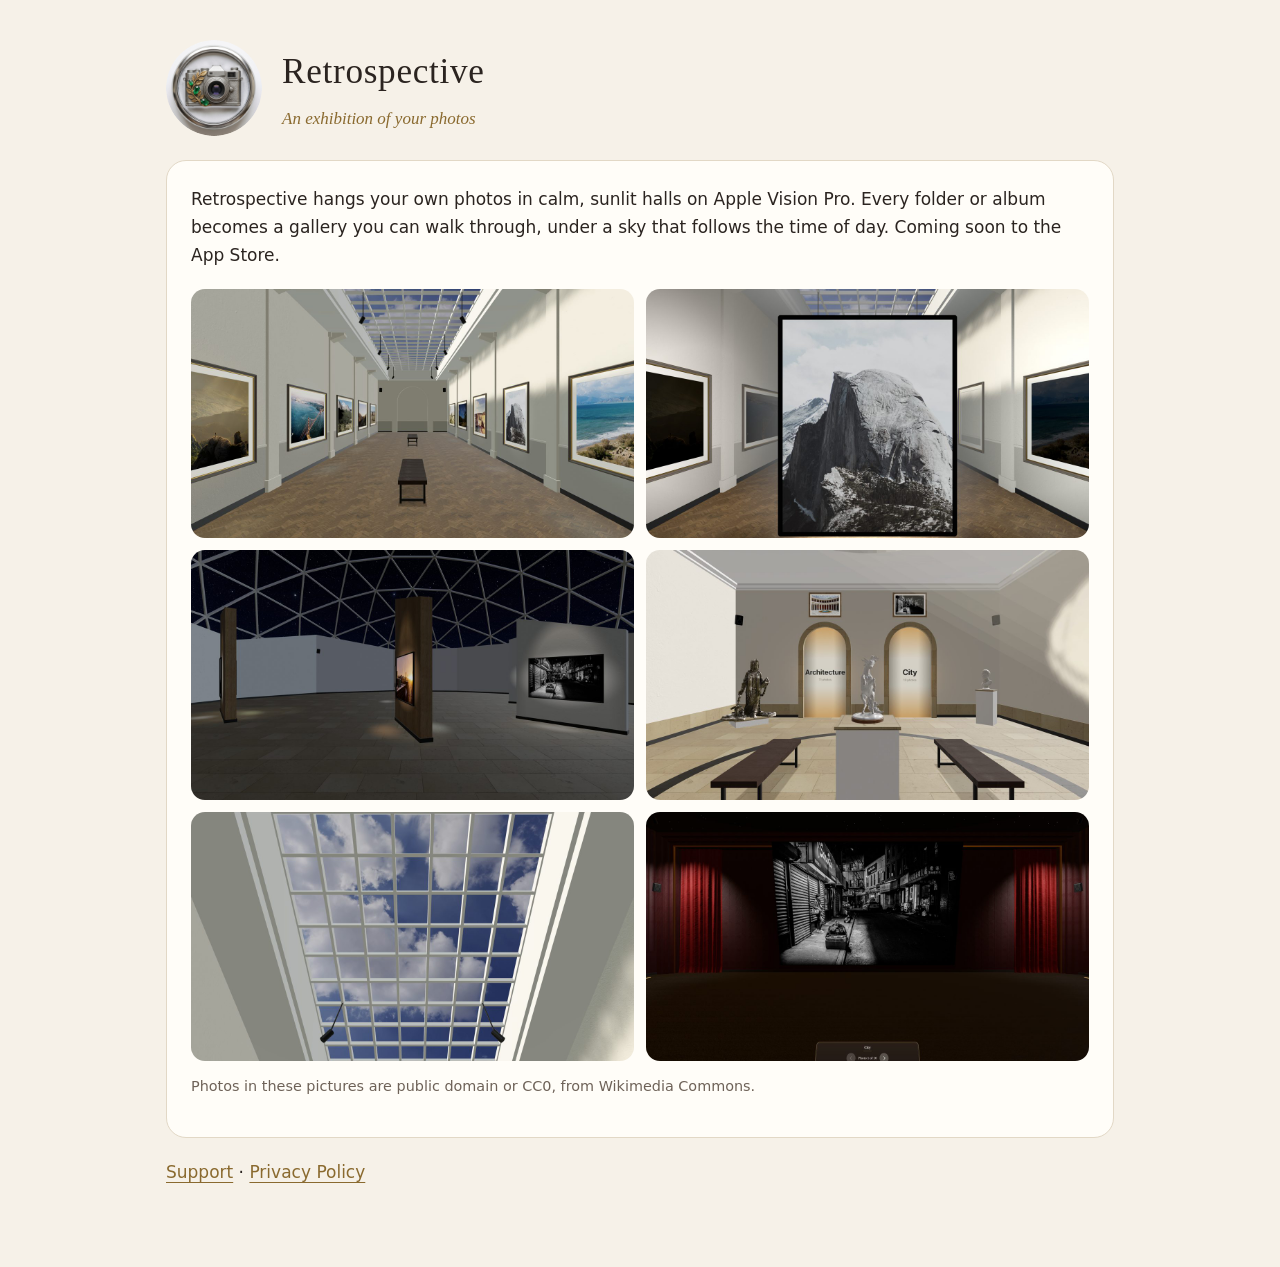
<file: index.html>
<!doctype html>
<html lang="en">
<head>
<meta charset="utf-8">
<meta name="viewport" content="width=device-width, initial-scale=1">
<title>Retrospective</title>
<meta name="description" content="An exhibition of your photos on Apple Vision Pro.">
<link rel="stylesheet" href="style.css">
</head>
<body>
<main class="wide stack">
<div class="hero">
  <img src="img/icon.png" alt="">
  <div>
    <h1>Retrospective</h1>
    <p>An exhibition of your photos</p>
  </div>
</div>

<div class="card">
  <p style="margin-top:0">Retrospective hangs your own photos in calm, sunlit halls on Apple Vision Pro. Every folder or album becomes a gallery you can walk through, under a sky that follows the time of day. Coming soon to the App Store.</p>
  <div class="gallery">
    <img src="img/02-long-gallery.jpg" alt="A long gallery under a glass roof, photos framed on both walls">
    <img src="img/03-held-photo.jpg" alt="A photo taken off the wall and held up close">
    <img src="img/06-pavilion-night.jpg" alt="The Pavilion at night under a geodesic dome">
    <img src="img/01-entrance.jpg" alt="The entrance hall with a lit doorway for each gallery">
    <img src="img/05-domes.jpg" alt="Looking up through the glass roof at drifting clouds">
    <img src="img/08-screening-room.jpg" alt="The Screening Room with velvet curtains and one photo on the screen">
  </div>
  <p class="small">Photos in these pictures are public domain or CC0, from Wikimedia Commons.</p>
</div>

<p><a href="support/">Support</a> · <a href="privacy/">Privacy Policy</a></p>
</main>
</body>
</html>
</file>
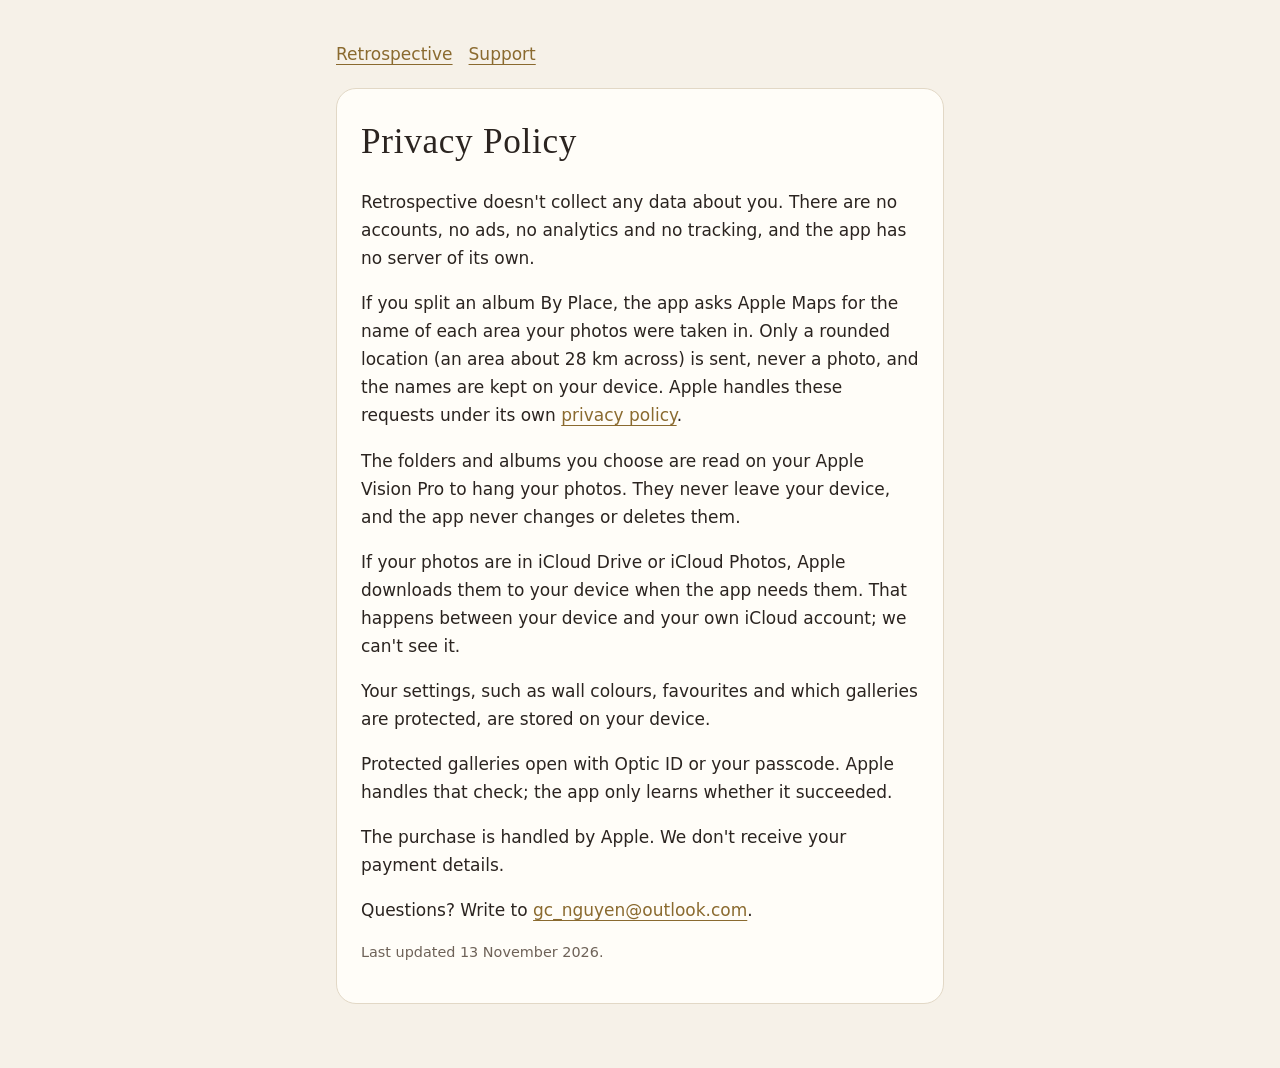
<file: privacy/index.html>
<!doctype html>
<html lang="en">
<head>
<meta charset="utf-8">
<meta name="viewport" content="width=device-width, initial-scale=1">
<title>Privacy Policy · Retrospective</title>
<meta name="description" content="Retrospective doesn't collect any data about you.">
<link rel="stylesheet" href="../style.css">
</head>
<body>
<main>
<nav><a href="../">Retrospective</a><a href="../support/">Support</a></nav>
<div class="card">
<h1>Privacy Policy</h1>
<p>Retrospective doesn't collect any data about you. There are no accounts, no ads, no analytics and no tracking, and the app has no server of its own.</p>
<p>If you split an album By Place, the app asks Apple Maps for the name of each area your photos were taken in. Only a rounded location (an area about 28 km across) is sent, never a photo, and the names are kept on your device. Apple handles these requests under its own <a href="https://www.apple.com/legal/privacy/">privacy policy</a>.</p>
<p>The folders and albums you choose are read on your Apple Vision Pro to hang your photos. They never leave your device, and the app never changes or deletes them.</p>
<p>If your photos are in iCloud Drive or iCloud Photos, Apple downloads them to your device when the app needs them. That happens between your device and your own iCloud account; we can't see it.</p>
<p>Your settings, such as wall colours, favourites and which galleries are protected, are stored on your device.</p>
<p>Protected galleries open with Optic ID or your passcode. Apple handles that check; the app only learns whether it succeeded.</p>
<p>The purchase is handled by Apple. We don't receive your payment details.</p>
<p>Questions? Write to <a href="mailto:gc_nguyen@outlook.com">gc_nguyen@outlook.com</a>.</p>
<p class="small">Last updated 13 November 2026.</p>
</div>
</main>
</body>
</html>
</file>
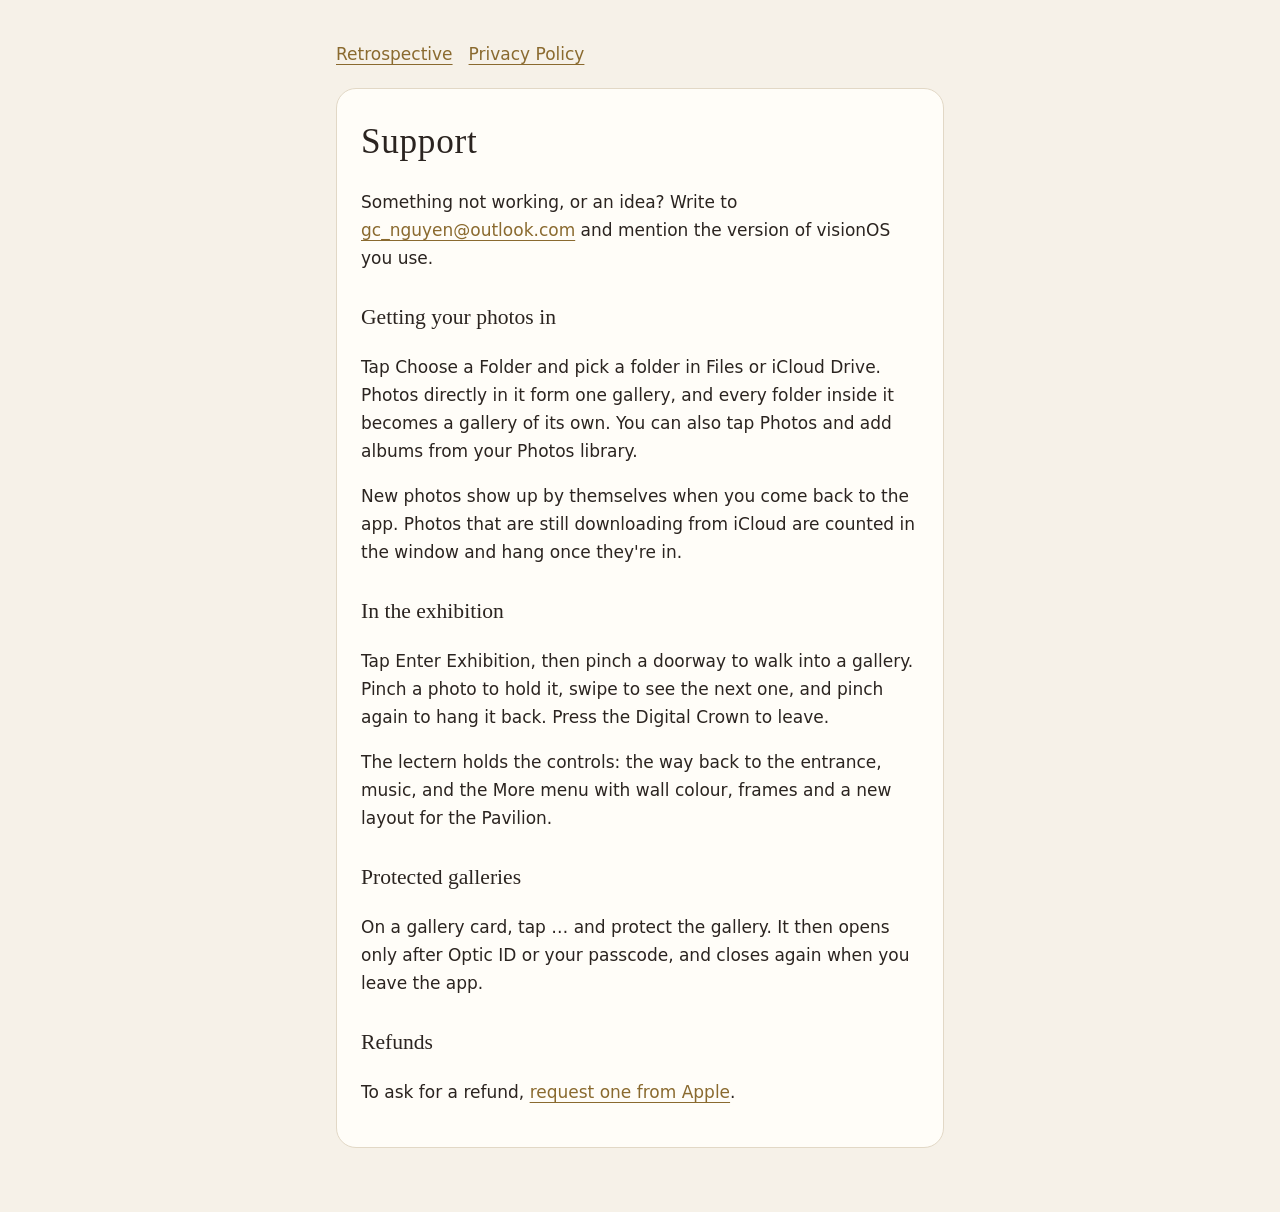
<file: support/index.html>
<!doctype html>
<html lang="en">
<head>
<meta charset="utf-8">
<meta name="viewport" content="width=device-width, initial-scale=1">
<title>Support · Retrospective</title>
<meta name="description" content="Help with Retrospective, an exhibition of your photos on Apple Vision Pro.">
<link rel="stylesheet" href="../style.css">
</head>
<body>
<main>
<nav><a href="../">Retrospective</a><a href="../privacy/">Privacy Policy</a></nav>
<div class="card">
<h1>Support</h1>
<p>Something not working, or an idea? Write to <a href="mailto:gc_nguyen@outlook.com?subject=Retrospective">gc_nguyen@outlook.com</a> and mention the version of visionOS you use.</p>
<h2>Getting your photos in</h2>
<p>Tap Choose a Folder and pick a folder in Files or iCloud Drive. Photos directly in it form one gallery, and every folder inside it becomes a gallery of its own. You can also tap Photos and add albums from your Photos library.</p>
<p>New photos show up by themselves when you come back to the app. Photos that are still downloading from iCloud are counted in the window and hang once they're in.</p>
<h2>In the exhibition</h2>
<p>Tap Enter Exhibition, then pinch a doorway to walk into a gallery. Pinch a photo to hold it, swipe to see the next one, and pinch again to hang it back. Press the Digital Crown to leave.</p>
<p>The lectern holds the controls: the way back to the entrance, music, and the More menu with wall colour, frames and a new layout for the Pavilion.</p>
<h2>Protected galleries</h2>
<p>On a gallery card, tap … and protect the gallery. It then opens only after Optic ID or your passcode, and closes again when you leave the app.</p>
<h2>Refunds</h2>
<p>To ask for a refund, <a href="https://support.apple.com/en-us/HT204084">request one from Apple</a>.</p>
</div>
</main>
</body>
</html>
</file>
<file: style.css>
:root { --bg: #F6F1E8; --card: #FFFDF8; --text: #2B2420; --soft: #6E6258; --accent: #8A6A2F; --line: #E2D8C6; }
@media (prefers-color-scheme: dark) {
  :root { --bg: #161210; --card: #211B17; --text: #F3EBDD; --soft: #B9AC9A; --accent: #D9B46A; --line: #3A312A; }
}
* { box-sizing: border-box; }
body { margin: 0; background: var(--bg); color: var(--text);
  font: 17px/1.65 -apple-system, "SF Pro Text", system-ui, sans-serif; }
main { max-width: 640px; margin: 0 auto; padding: 40px 16px 64px; }
.wide { max-width: 980px; }
.card { background: var(--card); border: 1px solid var(--line); border-radius: 20px; padding: 24px; }
h1, h2, .serif { font-family: "New York", ui-serif, Georgia, serif; font-weight: 500; }
h1 { font-size: 2.2rem; margin: 0 0 16px; letter-spacing: 0.02em; }
h2 { font-size: 1.35rem; margin: 28px 0 8px; }
a { color: var(--accent); text-underline-offset: 4px; }
nav { margin-bottom: 20px; }
nav a { margin-right: 16px; }
.small { color: var(--soft); font-size: 0.9rem; }
.hero { display: flex; gap: 20px; align-items: center; margin-bottom: 24px; }
.hero img { width: 96px; height: 96px; border-radius: 50%; }
.hero h1 { margin: 0; }
.hero p { margin: 4px 0 0; color: var(--accent); font-style: italic; font-family: "New York", ui-serif, Georgia, serif; }
.gallery { display: grid; grid-template-columns: repeat(2, 1fr); gap: 12px; margin: 20px 0 4px; }
.gallery img { width: 100%; height: auto; border-radius: 14px; display: block; }
.stack > * + * { margin-top: 20px; }
@media (max-width: 480px) { .gallery { grid-template-columns: 1fr; } .hero img { width: 72px; height: 72px; } }
</file>
